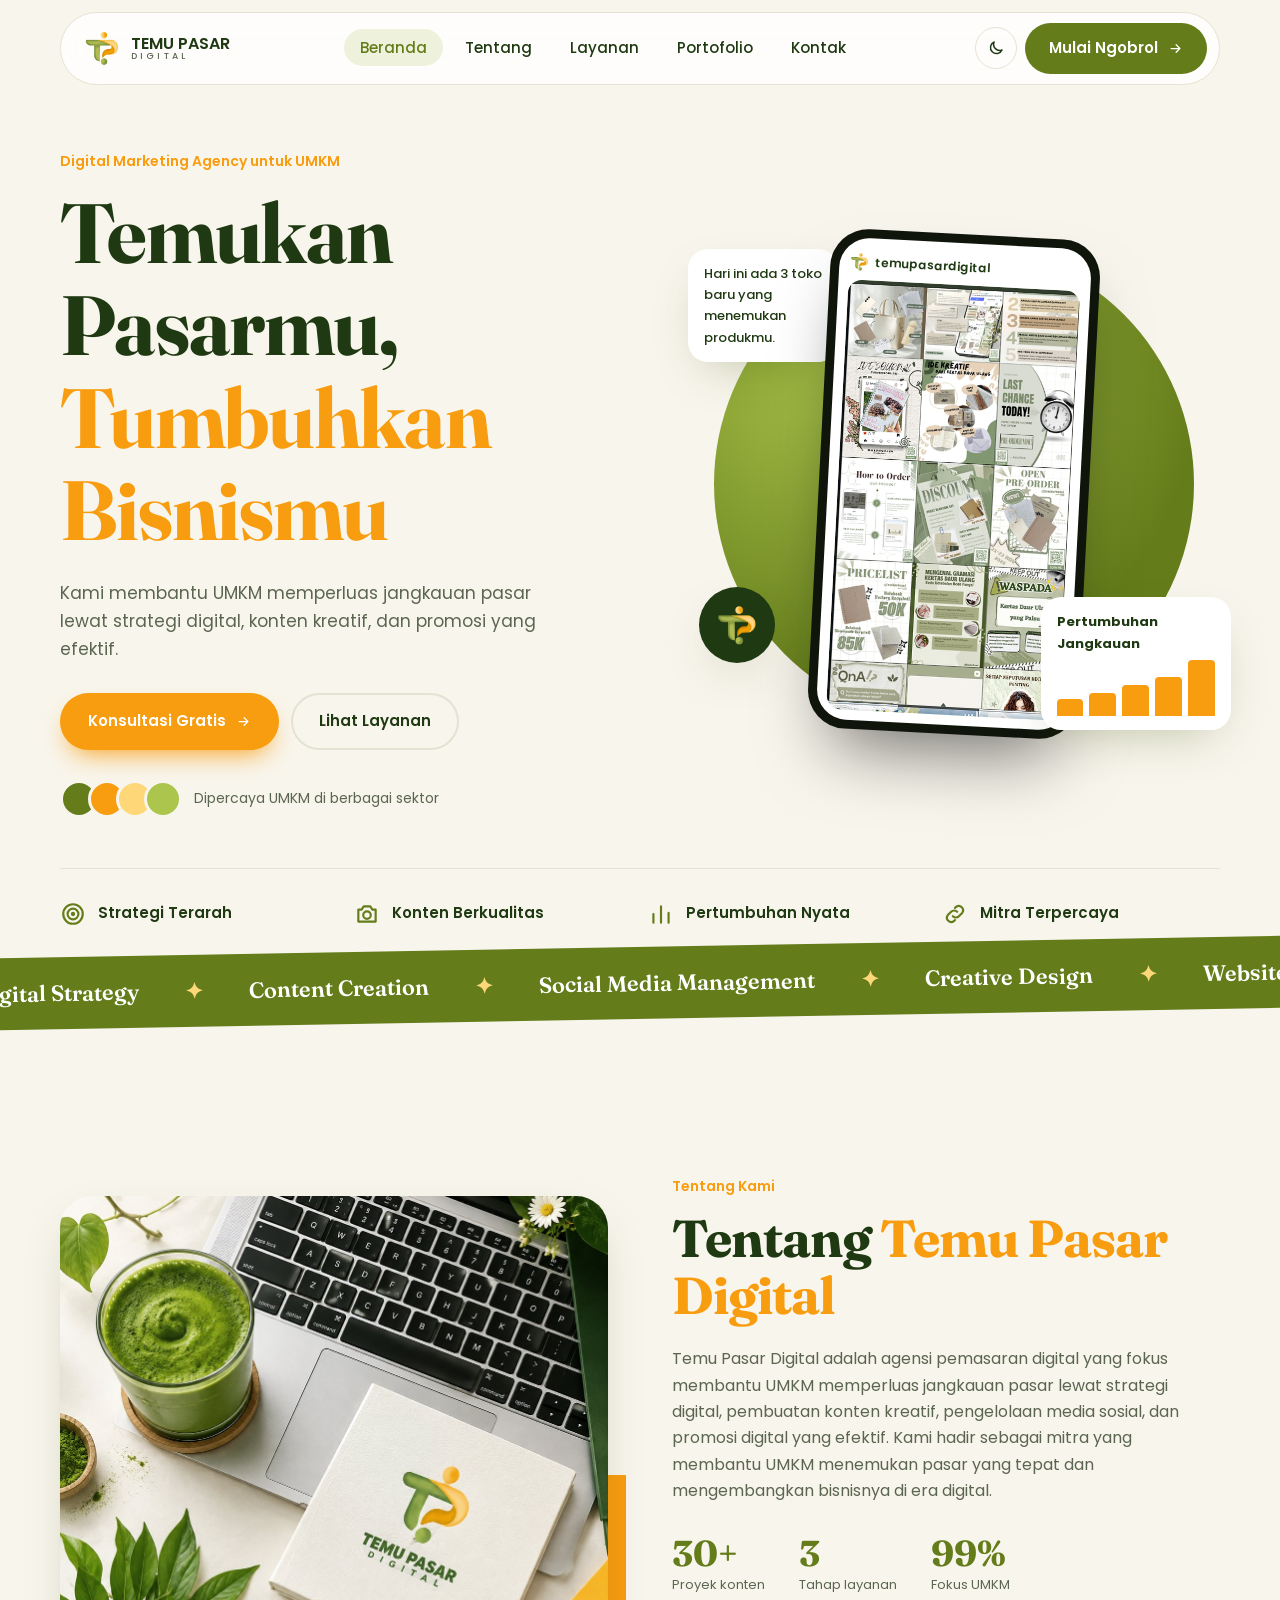
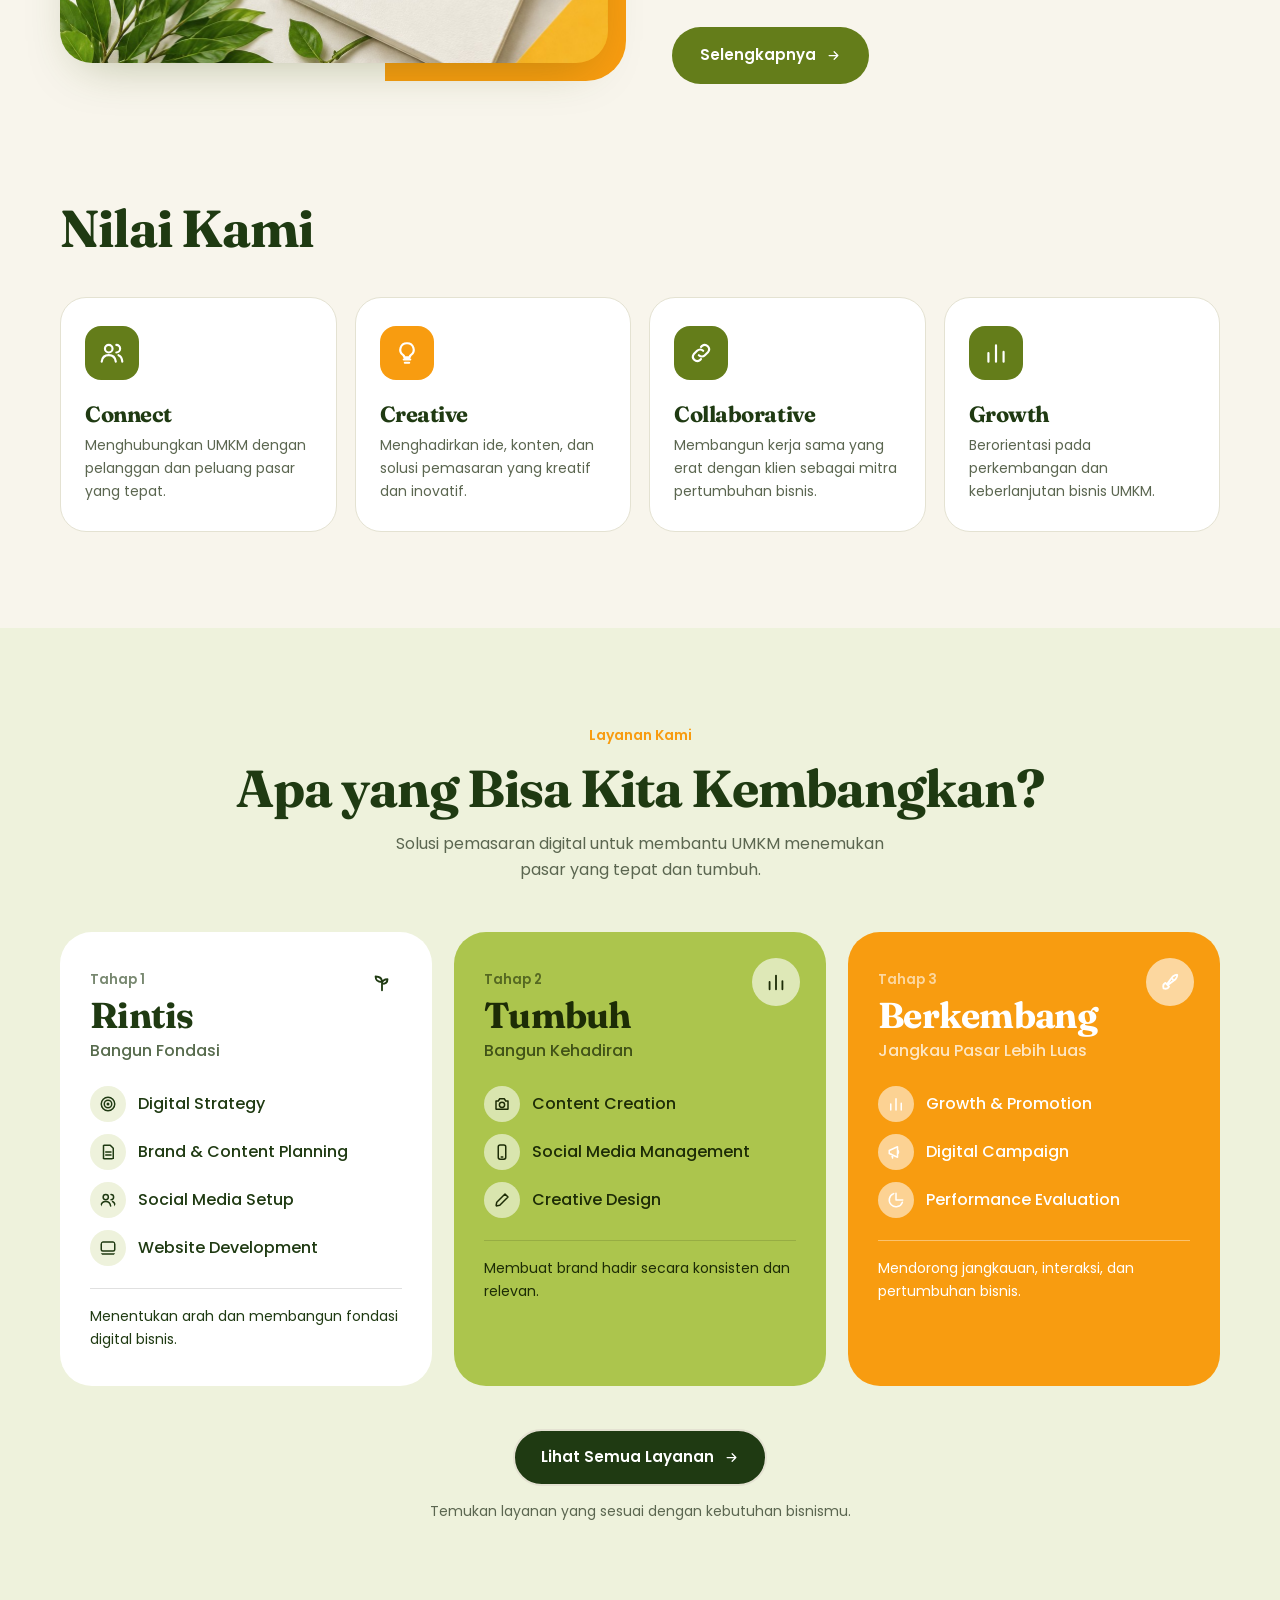
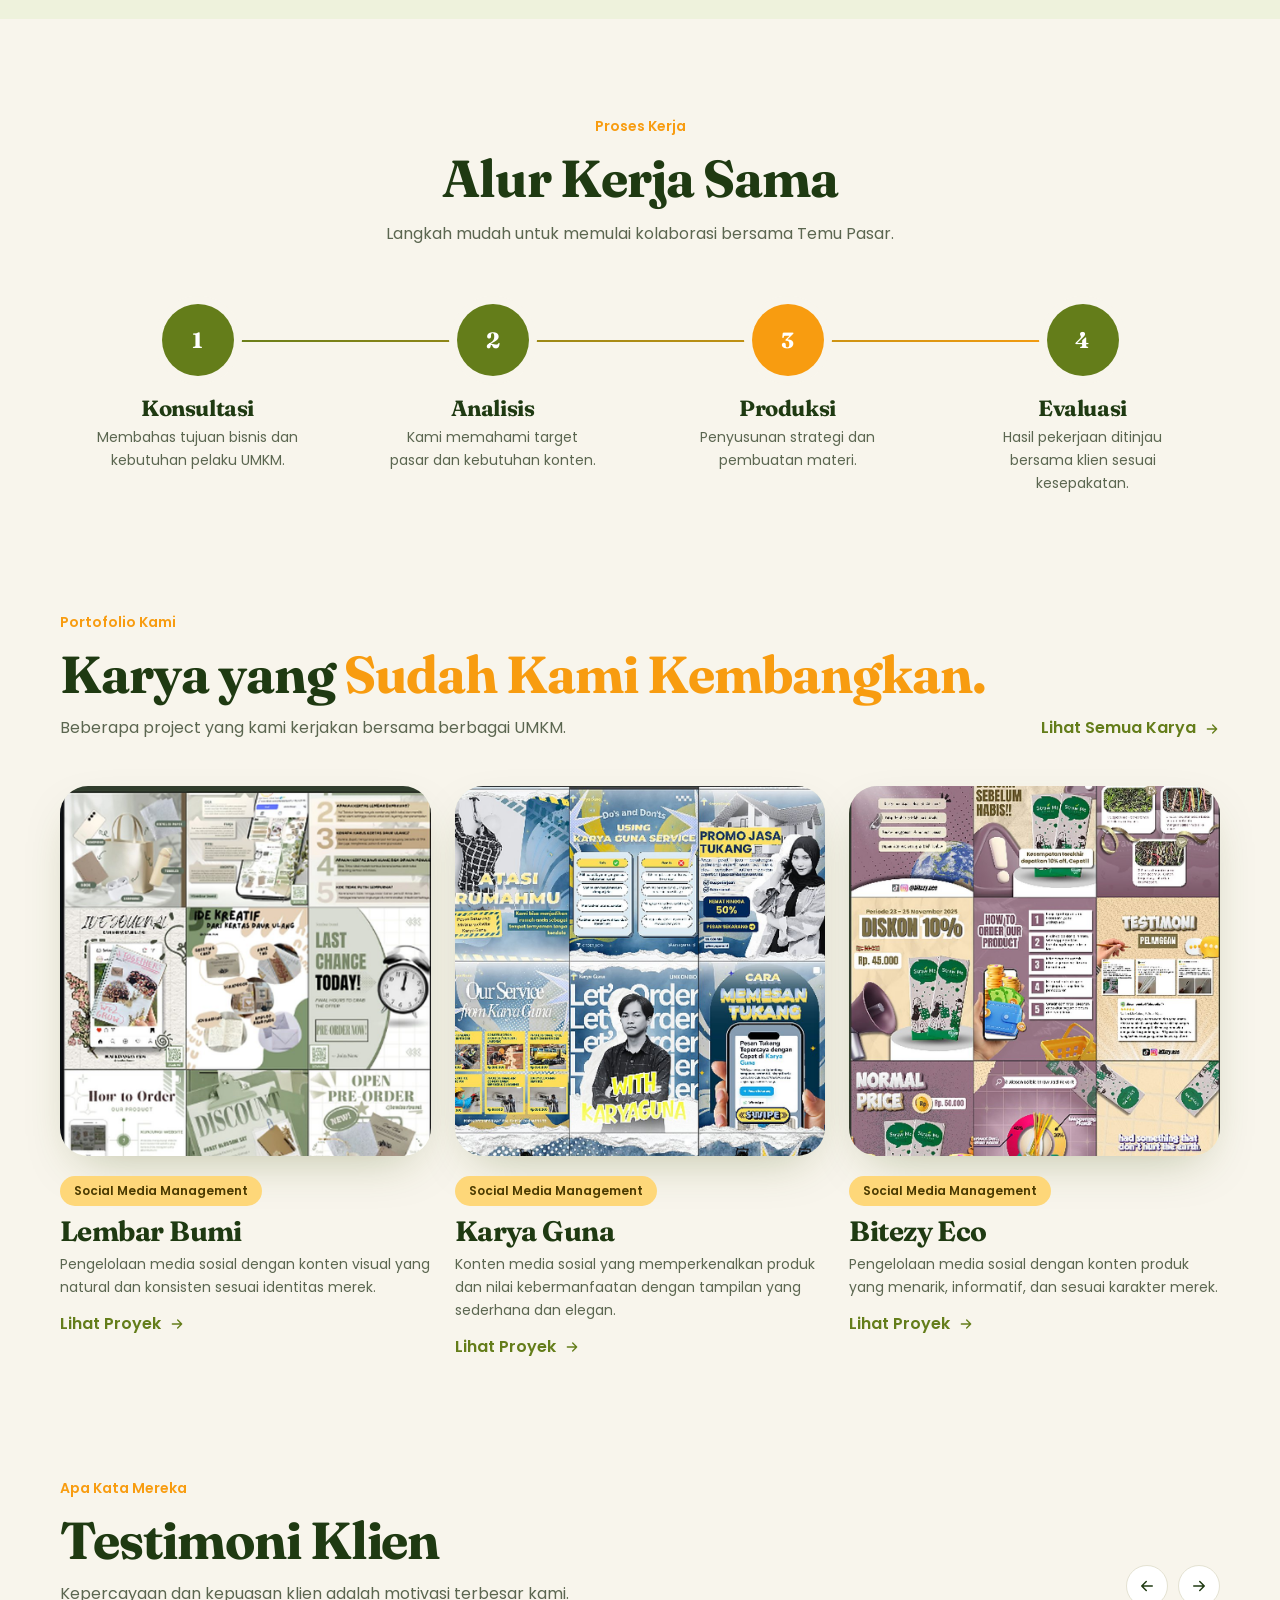
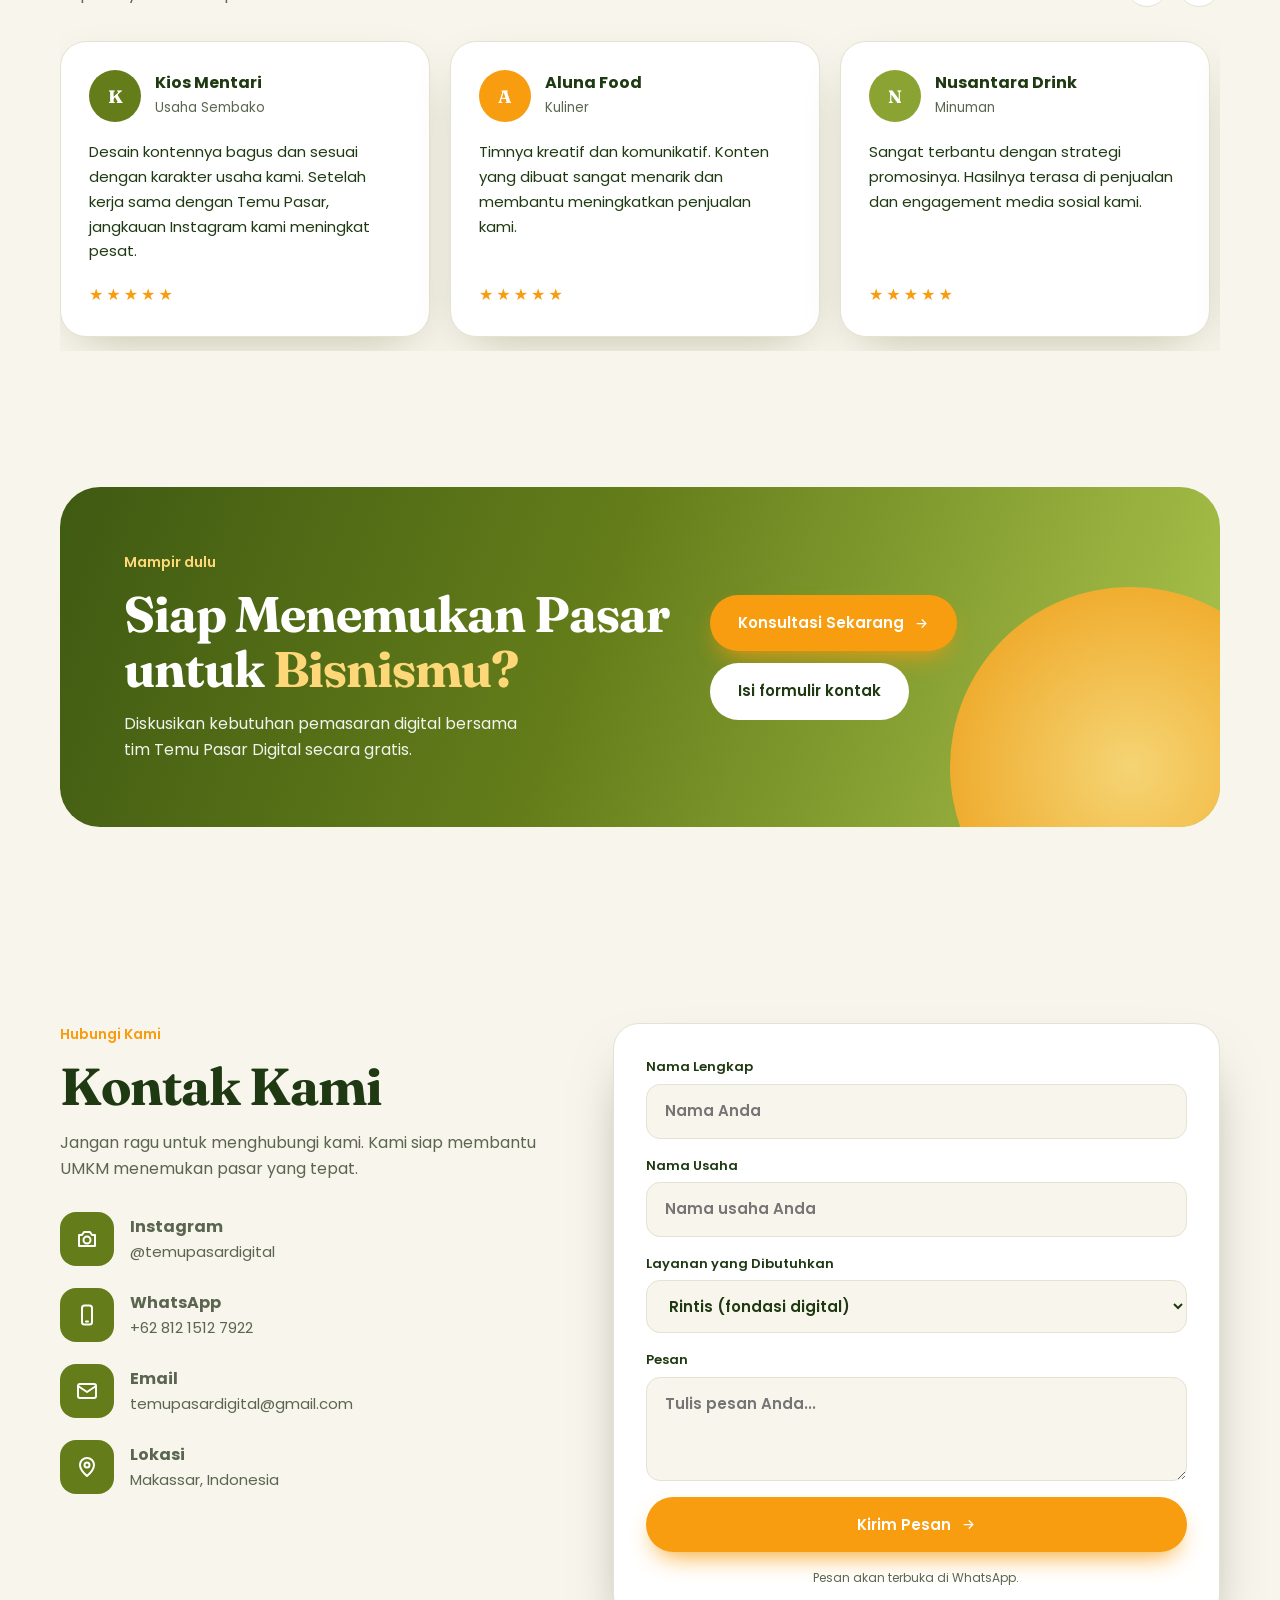
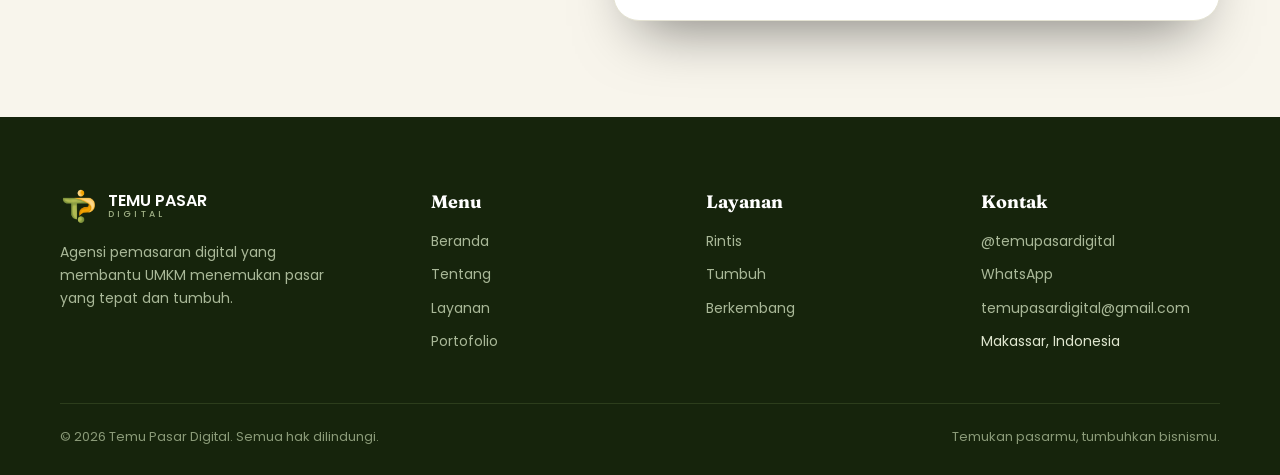
<file: index.html>
<!DOCTYPE html>
<html lang="id">
<head>
<meta charset="utf-8">
<meta name="viewport" content="width=device-width, initial-scale=1, viewport-fit=cover">
<title>Temu Pasar Digital | Digital Marketing Agency untuk UMKM</title>
<link rel="preconnect" href="https://fonts.googleapis.com">
<link rel="preconnect" href="https://fonts.gstatic.com" crossorigin>
<link href="https://fonts.googleapis.com/css2?family=Fraunces:opsz,wght@9..144,600;9..144,700&family=Poppins:wght@400;500;600&display=swap" rel="stylesheet">
<link rel="icon" href="assets/logo.png">
<link rel="stylesheet" href="css/style.css">
</head>
<body>
<svg width="0" height="0" style="position:absolute" aria-hidden="true"><defs>
<symbol id="target" viewBox="0 0 24 24"><circle cx="12" cy="12" r="9"/><circle cx="12" cy="12" r="5"/><circle cx="12" cy="12" r="1"/></symbol>
<symbol id="doc" viewBox="0 0 24 24"><path d="M6 3h9l4 4v14H6z"/><path d="M9 12h7M9 16h7"/></symbol>
<symbol id="users" viewBox="0 0 24 24"><circle cx="9" cy="8" r="3.5"/><path d="M2.5 20c.5-4 3-6 6.500-6s6 2 6.500 6"/><path d="M16 4.500a3.500 3.500 0 0 1 0 7M18 14c2 .7 3.200 2.700 3.500 6"/></symbol>
<symbol id="mon" viewBox="0 0 24 24"><rect x="3" y="4" width="18" height="12" rx="2"/><path d="M2 20h20"/></symbol>
<symbol id="cam" viewBox="0 0 24 24"><path d="M4 8h3l2-3h6l2 3h3v11H4z"/><circle cx="12" cy="13" r="3.500"/></symbol>
<symbol id="pho" viewBox="0 0 24 24"><rect x="7" y="2.500" width="10" height="19" rx="2.500"/><path d="M11 18.500h2"/></symbol>
<symbol id="pen" viewBox="0 0 24 24"><path d="M4 20l1-5L16 4l4 4L9 19z"/></symbol>
<symbol id="bar" viewBox="0 0 24 24"><path d="M5 20V12M12 20V5M19 20v-9"/></symbol>
<symbol id="meg" viewBox="0 0 24 24"><path d="M3 10v4l11 5V5zM14 9a4 4 0 0 1 0 6M6 15l1.500 5"/></symbol>
<symbol id="pie" viewBox="0 0 24 24"><path d="M12 3v9h9"/><path d="M20.500 15A9 9 0 1 1 9 3.500"/></symbol>
<symbol id="spr" viewBox="0 0 24 24"><path d="M12 21v-9M12 12c0-4-3-6-7-6 0 4 3 6 7 6zM12 14c0-3 2.500-5 6-5 0 3.500-2.500 5-6 5z"/></symbol>
<symbol id="rkt" viewBox="0 0 24 24"><path d="M5 19c-1-3 0-5 2-6l4 4c-1 2-3 3-6 2zM9 14l6-8c2-1.500 4-2 5-2 0 1-.5 3-2 5l-8 6M15 9h.01"/></symbol>
<symbol id="bul" viewBox="0 0 24 24"><path d="M9 18h6M10 21h4M12 3a6 6 0 0 0-3.500 11c.7.6 1 1.300 1 2h5c0-.7.300-1.400 1-2A6 6 0 0 0 12 3z"/></symbol>
<symbol id="lnk" viewBox="0 0 24 24"><path d="M10 14a4 4 0 0 0 5.600 0l3-3a4 4 0 0 0-5.600-5.600L12 6.500M14 10a4 4 0 0 0-5.600 0l-3 3a4 4 0 0 0 5.600 5.600l1-1"/></symbol>
<symbol id="arr" viewBox="0 0 24 24"><path d="M5 12h14M13 6l6 6-6 6"/></symbol>
<symbol id="mail" viewBox="0 0 24 24"><rect x="3" y="5" width="18" height="14" rx="2"/><path d="M3 7l9 6 9-6"/></symbol><symbol id="pin" viewBox="0 0 24 24"><path d="M12 21s-7-6-7-11a7 7 0 0 1 14 0c0 5-7 11-7 11z"/><circle cx="12" cy="10" r="2.500"/></symbol><symbol id="mo" viewBox="0 0 24 24"><path d="M20 14.500A8 8 0 0 1 9.500 4 8 8 0 1 0 20 14.500z"/></symbol>
<symbol id="mn" viewBox="0 0 24 24"><path d="M4 7h16M4 12h16M4 17h16"/></symbol>
</defs></svg>

<nav id="nav"><div class="nb">
<a href="#beranda" class="lg"><img src="assets/logo.png" alt="Logo Temu Pasar Digital"><span>TEMU PASAR<small>DIGITAL</small></span></a>
<ul class="nl" id="nl">
<li><a href="#beranda" class="on">Beranda</a></li><li><a href="#tentang">Tentang</a></li><li><a href="#layanan">Layanan</a></li><li><a href="#portofolio">Portofolio</a></li><li><a href="#kontak">Kontak</a></li></ul>
<div class="nr"><button class="ic" id="th" aria-label="Ganti tema"><svg class="i"><use href="#mo"/></svg></button>
<a href="#kontak" class="btn bg">Mulai Ngobrol <svg class="i"><use href="#arr"/></svg></a>
<button class="ic mb" id="mb" aria-label="Menu"><svg class="i"><use href="#mn"/></svg></button></div>
</div></nav>

<header class="hero" id="beranda"><div class="w">
<div class="hg">
<div>
<span class="k rv">Digital Marketing Agency untuk UMKM</span>
<h1 class="rv" style="--d:.08s">Temukan Pasarmu, <em>Tumbuhkan Bisnismu</em></h1>
<p class="sub rv" style="--d:.16s">Kami membantu UMKM memperluas jangkauan pasar lewat strategi digital, konten kreatif, dan promosi yang efektif.</p>
<div class="hb rv" style="--d:.24s"><a href="#kontak" class="btn b1">Konsultasi Gratis <svg class="i"><use href="#arr"/></svg></a><a href="#layanan" class="btn b2">Lihat Layanan</a></div>
<div class="pr rv" style="--d:.32s"><div class="av"><i></i><i></i><i></i><i></i></div>Dipercaya UMKM di berbagai sektor</div>
</div>
<div class="vis rv" style="--d:.2s" id="vis">
<div class="disc"></div>
<div class="fl f1">Hari ini ada 3 toko baru yang menemukan produkmu.</div>
<div class="ph" id="phone"><div class="sc"><div class="t"><img src="assets/logo.png" alt="">temupasardigital</div>
<div class="vw"><div class="sk2"><img src="assets/feed-lembar-bumi.jpg" alt="Feed Lembar Bumi"><img src="assets/feed-karya-guna.jpg" alt="Feed Karya Guna"><img src="assets/feed-bitezy-eco.jpg" alt="Feed Bitezy Eco"></div></div></div></div>
<div class="fl f3"><img src="assets/logo.png" alt=""></div>
<div class="fl f2"><b>Pertumbuhan Jangkauan</b><div class="bars"><i style="--h:30%"></i><i style="--h:42%"></i><i style="--h:56%"></i><i style="--h:70%"></i><i style="--h:100%"></i></div></div>
</div></div>
<div class="ft">
<div><svg class="i"><use href="#target"/></svg>Strategi Terarah</div><div><svg class="i"><use href="#cam"/></svg>Konten Berkualitas</div><div><svg class="i"><use href="#bar"/></svg>Pertumbuhan Nyata</div><div><svg class="i"><use href="#lnk"/></svg>Mitra Terpercaya</div></div>
</div>
<div class="mq" aria-hidden="true"><div class="mt"><span>Digital Strategy</span><span>Content Creation</span><span>Social Media Management</span><span>Creative Design</span><span>Website Development</span><span>Digital Campaign</span><span>Digital Strategy</span><span>Content Creation</span><span>Social Media Management</span><span>Creative Design</span><span>Website Development</span><span>Digital Campaign</span></div></div>
</header>

<section id="tentang"><div class="w ag">
<div class="im rv"><img src="assets/foto-tentang.jpg" alt="Meja kerja dengan laptop, matcha, dan notebook bermerek Temu Pasar"></div>
<div class="rv" style="--d:.1s">
<span class="k">Tentang Kami</span>
<h2>Tentang <em>Temu Pasar Digital</em></h2>
<p class="sub">Temu Pasar Digital adalah agensi pemasaran digital yang fokus membantu UMKM memperluas jangkauan pasar lewat strategi digital, pembuatan konten kreatif, pengelolaan media sosial, dan promosi digital yang efektif. Kami hadir sebagai mitra yang membantu UMKM menemukan pasar yang tepat dan mengembangkan bisnisnya di era digital.</p>
<div class="st"><div><b data-n="30" data-s="+">0</b><span>Proyek konten</span></div><div><b data-n="3" data-s="">0</b><span>Tahap layanan</span></div><div><b data-n="100" data-s="%">0</b><span>Fokus UMKM</span></div></div>
<p style="margin-top:30px"><a href="#layanan" class="btn bg">Selengkapnya <svg class="i"><use href="#arr"/></svg></a></p>
</div></div></section>

<section style="padding-top:20px"><div class="w">
<h2 class="rv">Nilai Kami</h2>
<div class="vl">
<div class="cd rv"><div class="bx"><svg class="i"><use href="#users"/></svg></div><h3>Connect</h3><p>Menghubungkan UMKM dengan pelanggan dan peluang pasar yang tepat.</p></div>
<div class="cd rv" style="--d:.08s"><div class="bx"><svg class="i"><use href="#bul"/></svg></div><h3>Creative</h3><p>Menghadirkan ide, konten, dan solusi pemasaran yang kreatif dan inovatif.</p></div>
<div class="cd rv" style="--d:.16s"><div class="bx"><svg class="i"><use href="#lnk"/></svg></div><h3>Collaborative</h3><p>Membangun kerja sama yang erat dengan klien sebagai mitra pertumbuhan bisnis.</p></div>
<div class="cd rv" style="--d:.24s"><div class="bx"><svg class="i"><use href="#bar"/></svg></div><h3>Growth</h3><p>Berorientasi pada perkembangan dan keberlanjutan bisnis UMKM.</p></div>
</div></div></section>

<section class="sv" id="layanan"><div class="w">
<div class="sh rv"><span class="k">Layanan Kami</span><h2>Apa yang Bisa Kita Kembangkan?</h2><p class="sub">Solusi pemasaran digital untuk membantu UMKM menemukan pasar yang tepat dan tumbuh.</p></div>
<div class="sg">
<div class="sk s1 rv"><svg class="i big"><use href="#spr"/></svg><small>Tahap 1</small><h3>Rintis</h3><div class="tg">Bangun Fondasi</div>
<ul><li><svg class="i"><use href="#target"/></svg>Digital Strategy</li><li><svg class="i"><use href="#doc"/></svg>Brand &amp; Content Planning</li><li><svg class="i"><use href="#users"/></svg>Social Media Setup</li><li><svg class="i"><use href="#mon"/></svg>Website Development</li></ul>
<p>Menentukan arah dan membangun fondasi digital bisnis.</p></div>
<div class="sk s2 rv" style="--d:.1s"><svg class="i big"><use href="#bar"/></svg><small>Tahap 2</small><h3>Tumbuh</h3><div class="tg">Bangun Kehadiran</div>
<ul><li><svg class="i"><use href="#cam"/></svg>Content Creation</li><li><svg class="i"><use href="#pho"/></svg>Social Media Management</li><li><svg class="i"><use href="#pen"/></svg>Creative Design</li></ul>
<p>Membuat brand hadir secara konsisten dan relevan.</p></div>
<div class="sk s3 rv" style="--d:.2s"><svg class="i big"><use href="#rkt"/></svg><small>Tahap 3</small><h3>Berkembang</h3><div class="tg">Jangkau Pasar Lebih Luas</div>
<ul><li><svg class="i"><use href="#bar"/></svg>Growth &amp; Promotion</li><li><svg class="i"><use href="#meg"/></svg>Digital Campaign</li><li><svg class="i"><use href="#pie"/></svg>Performance Evaluation</li></ul>
<p>Mendorong jangkauan, interaksi, dan pertumbuhan bisnis.</p></div>
</div><p class="rv" style="text-align:center;margin-top:44px"><a href="layanan.html" class="btn bdk">Lihat Semua Layanan <svg class="i"><use href="#arr"/></svg></a></p><p class="sub rv" style="text-align:center;margin:14px auto 0;font-size:14px">Temukan layanan yang sesuai dengan kebutuhan bisnismu.</p></div></section>

<section><div class="w">
<div class="sh rv"><span class="k">Proses Kerja</span><h2>Alur Kerja Sama</h2><p class="sub">Langkah mudah untuk memulai kolaborasi bersama Temu Pasar.</p></div>
<div class="sp" id="sp">
<div class="rv"><div class="n">1</div><h3>Konsultasi</h3><p>Membahas tujuan bisnis dan kebutuhan pelaku UMKM.</p></div>
<div class="rv" style="--d:.12s"><div class="n">2</div><h3>Analisis</h3><p>Kami memahami target pasar dan kebutuhan konten.</p></div>
<div class="rv" style="--d:.24s"><div class="n">3</div><h3>Produksi</h3><p>Penyusunan strategi dan pembuatan materi.</p></div>
<div class="rv" style="--d:.36s"><div class="n">4</div><h3>Evaluasi</h3><p>Hasil pekerjaan ditinjau bersama klien sesuai kesepakatan.</p></div>
</div></div></section>

<section id="portofolio" style="padding-top:20px"><div class="w">
<div class="ph2 rv"><div><span class="k">Portofolio Kami</span><h2>Karya yang <em>Sudah Kami Kembangkan.</em></h2><p class="sub" style="margin-top:12px">Beberapa project yang kami kerjakan bersama berbagai UMKM.</p></div>
<a class="lk" href="https://www.instagram.com/temupasardigital" target="_blank" rel="noopener">Lihat Semua Karya <svg class="i"><use href="#arr"/></svg></a></div>
<div class="pg">
<article class="pc rv" data-p="lb"><div class="pi"><a href="proyek.html?p=lembar-bumi"><img src="assets/feed-lembar-bumi.jpg" alt="Konten media sosial Lembar Bumi" loading="lazy"></a></div><span class="tag">Social Media Management</span><h3>Lembar Bumi</h3><p>Pengelolaan media sosial dengan konten visual yang natural dan konsisten sesuai identitas merek.</p><a class="lk" href="proyek.html?p=lembar-bumi">Lihat Proyek <svg class="i"><use href="#arr"/></svg></a></article>
<article class="pc rv" data-p="kg" style="--d:.1s"><div class="pi"><a href="proyek.html?p=karya-guna"><img src="assets/feed-karya-guna.jpg" alt="Konten media sosial Karya Guna" loading="lazy"></a></div><span class="tag">Social Media Management</span><h3>Karya Guna</h3><p>Konten media sosial yang memperkenalkan produk dan nilai kebermanfaatan dengan tampilan yang sederhana dan elegan.</p><a class="lk" href="proyek.html?p=karya-guna">Lihat Proyek <svg class="i"><use href="#arr"/></svg></a></article>
<article class="pc rv" data-p="be" style="--d:.2s"><div class="pi"><a href="proyek.html?p=bitezy-eco"><img src="assets/feed-bitezy-eco.jpg" alt="Konten media sosial Bitezy Eco" loading="lazy"></a></div><span class="tag">Social Media Management</span><h3>Bitezy Eco</h3><p>Pengelolaan media sosial dengan konten produk yang menarik, informatif, dan sesuai karakter merek.</p><a class="lk" href="proyek.html?p=bitezy-eco">Lihat Proyek <svg class="i"><use href="#arr"/></svg></a></article>
</div></div></section>

<section id="testimoni" style="padding-top:20px"><div class="w"><div class="ph2 rv"><div><span class="k">Apa Kata Mereka</span><h2>Testimoni Klien</h2><p class="sub" style="margin-top:12px">Kepercayaan dan kepuasan klien adalah motivasi terbesar kami.</p></div><div class="ar"><button class="ic" id="tp" aria-label="Sebelumnya"><svg class="i" style="transform:scaleX(-1)"><use href="#arr"/></svg></button><button class="ic" id="tn" aria-label="Berikutnya"><svg class="i"><use href="#arr"/></svg></button></div></div><div class="tr" id="tr"></div></div></section>

<section class="ct" id="mampir"><div class="w"><div class="cb rv">
<div><span class="k">Mampir dulu</span><h2>Siap Menemukan Pasar untuk <em>Bisnismu?</em></h2><p>Diskusikan kebutuhan pemasaran digital bersama tim Temu Pasar Digital secara gratis.</p></div>
<div class="cbb"><a class="btn b1" href="https://wa.me/6281215127922?text=Halo%20Temu%20Pasar%20Digital%2C%20saya%20ingin%20konsultasi." target="_blank" rel="noopener">Konsultasi Sekarang <svg class="i"><use href="#arr"/></svg></a><a class="btn" href="#kontak" style="background:#fff;color:#1F3A12">Isi formulir kontak</a></div>
</div></div></section>

<section id="kontak"><div class="w kg"><div class="rv"><span class="k">Hubungi Kami</span><h2>Kontak Kami</h2><p class="sub" style="margin:14px 0 30px">Jangan ragu untuk menghubungi kami. Kami siap membantu UMKM menemukan pasar yang tepat.</p>
<ul class="ci"><li><a href="https://www.instagram.com/temupasardigital" target="_blank" rel="noopener"><i><svg class="i"><use href="#cam"/></svg></i><span><b>Instagram</b>@temupasardigital</span></a></li>
<li><a href="https://wa.me/6281215127922" target="_blank" rel="noopener"><i><svg class="i"><use href="#pho"/></svg></i><span><b>WhatsApp</b>+62 812 1512 7922</span></a></li>
<li><a href="mailto:temupasardigital@gmail.com"><i><svg class="i"><use href="#mail"/></svg></i><span><b>Email</b>temupasardigital@gmail.com</span></a></li>
<li><div><i><svg class="i"><use href="#pin"/></svg></i><span><b>Lokasi</b>Makassar, Indonesia</span></div></li></ul></div>
<form class="fm rv" id="fm" style="--d:.1s"><label>Nama Lengkap<input name="n" placeholder="Nama Anda" required></label><label>Nama Usaha<input name="u" placeholder="Nama usaha Anda" required></label>
<label>Layanan yang Dibutuhkan<select name="s"><option>Rintis (fondasi digital)</option><option>Tumbuh (konten dan media sosial)</option><option>Berkembang (promosi dan iklan)</option><option>Belum tahu, ingin konsultasi</option></select></label>
<label>Pesan<textarea name="p" rows="3" placeholder="Tulis pesan Anda..."></textarea></label>
<button class="btn b1" type="submit">Kirim Pesan <svg class="i"><use href="#arr"/></svg></button><small>Pesan akan terbuka di WhatsApp.</small></form></div></section>
<footer><div class="w">
<div class="fg">
<div><a href="#beranda" class="lg"><img src="assets/logo.png" alt=""><span>TEMU PASAR<small>DIGITAL</small></span></a><p>Agensi pemasaran digital yang membantu UMKM menemukan pasar yang tepat dan tumbuh.</p></div>
<div><h4>Menu</h4><ul><li><a href="#beranda">Beranda</a></li><li><a href="#tentang">Tentang</a></li><li><a href="#layanan">Layanan</a></li><li><a href="#portofolio">Portofolio</a></li></ul></div>
<div><h4>Layanan</h4><ul><li><a href="layanan.html">Rintis</a></li><li><a href="layanan.html">Tumbuh</a></li><li><a href="layanan.html">Berkembang</a></li></ul></div>
<div><h4>Kontak</h4><ul><li><a href="https://www.instagram.com/temupasardigital" target="_blank" rel="noopener">@temupasardigital</a></li><li><a href="https://wa.me/6281215127922" target="_blank" rel="noopener">WhatsApp</a></li><li><a href="mailto:temupasardigital@gmail.com">temupasardigital@gmail.com</a></li><li>Makassar, Indonesia</li></ul></div>
</div>
<div class="fb"><span>© 2026 Temu Pasar Digital. Semua hak dilindungi.</span><span>Temukan pasarmu, tumbuhkan bisnismu.</span></div>
</div></footer>

<script src="js/main.js"></script>
<script src="js/home.js"></script>
</body>
</html>
</file>
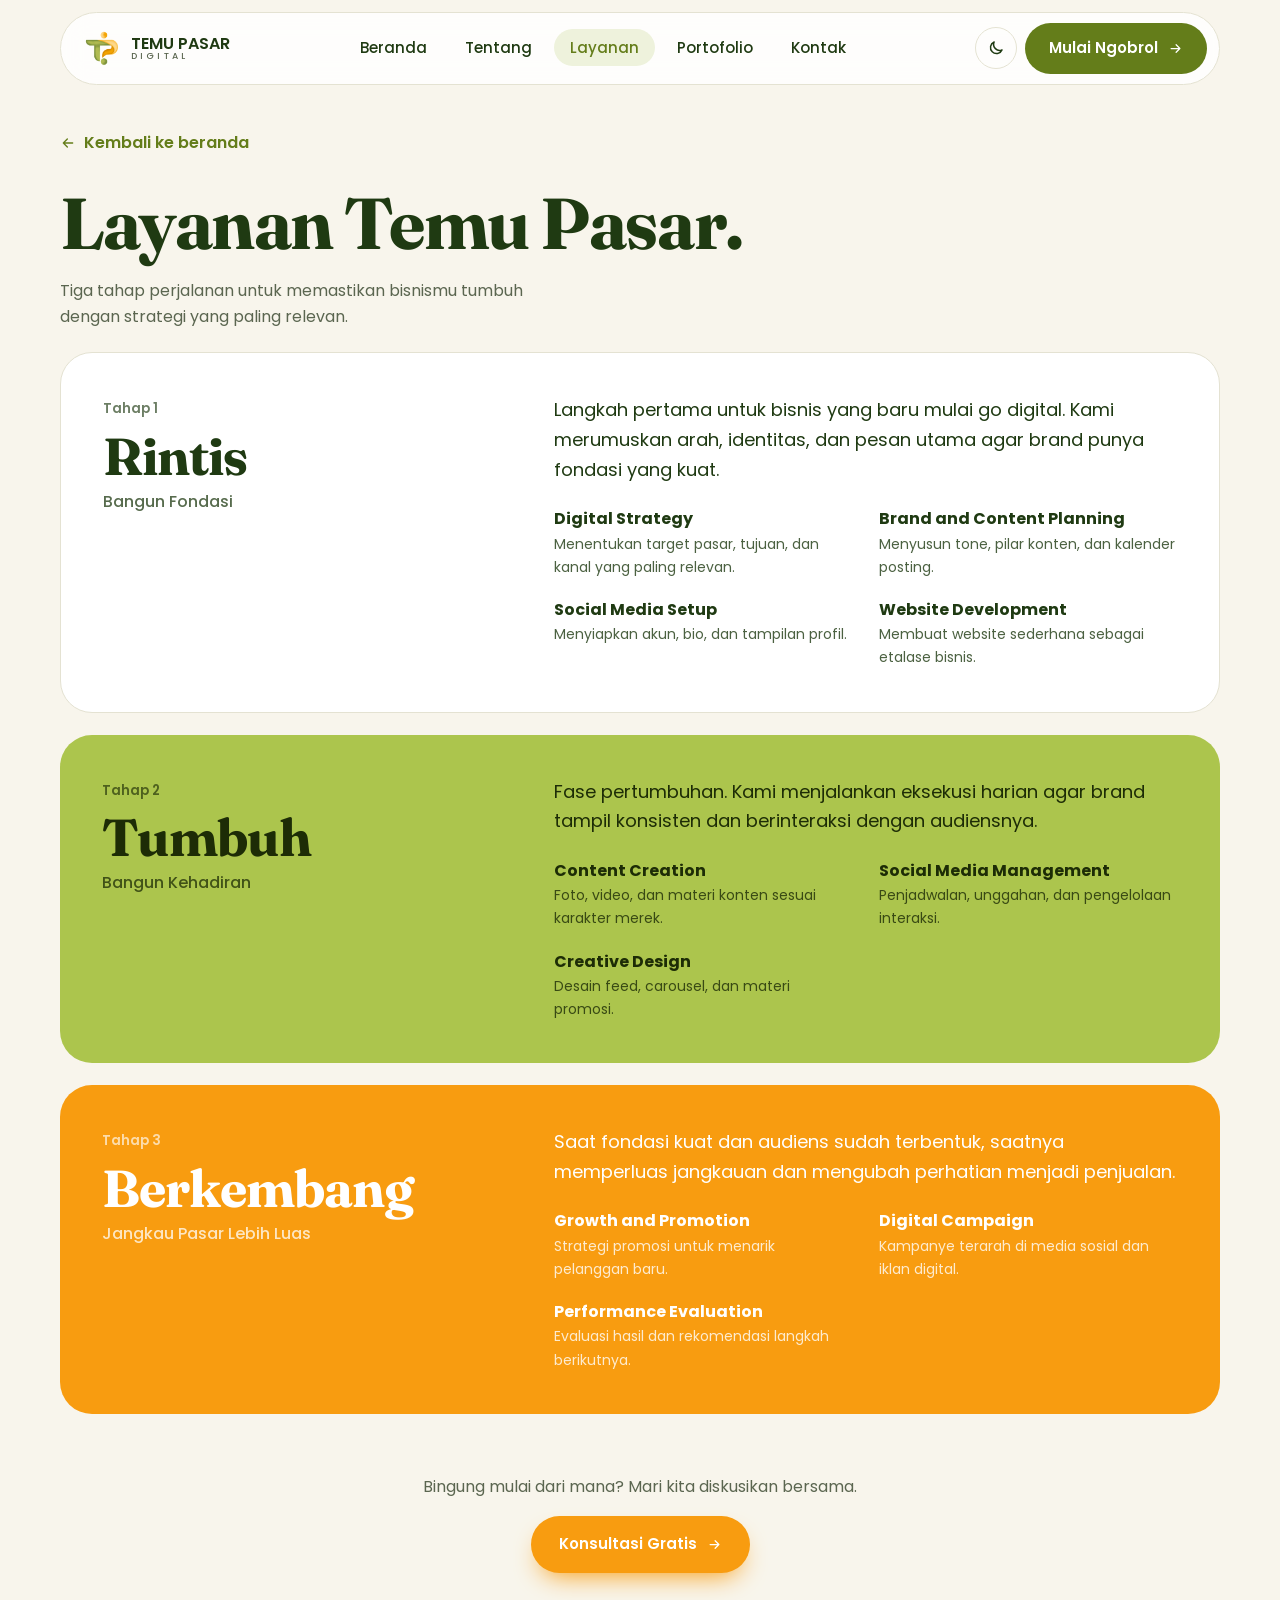
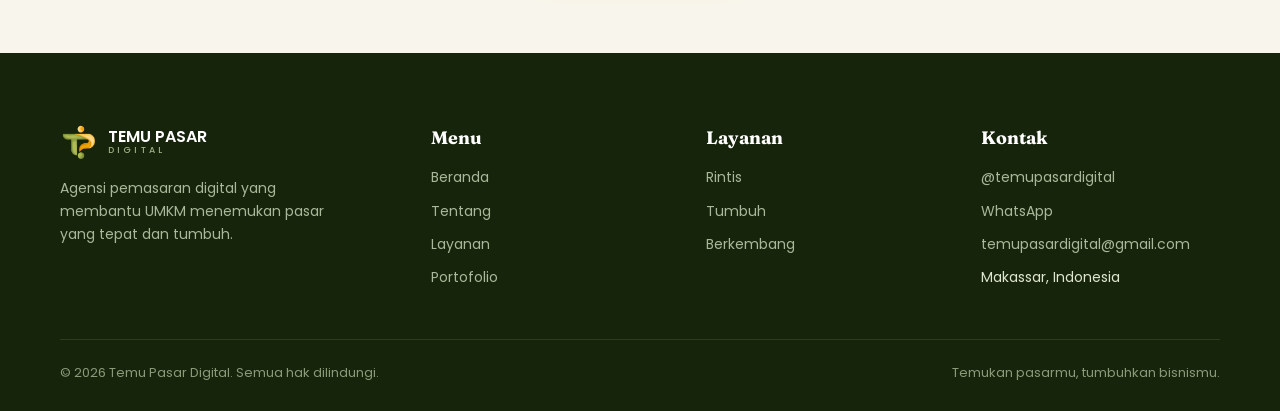
<file: layanan.html>
<!DOCTYPE html>
<html lang="id">
<head>
<meta charset="utf-8">
<meta name="viewport" content="width=device-width, initial-scale=1, viewport-fit=cover">
<title>Layanan | Temu Pasar Digital</title>
<link rel="preconnect" href="https://fonts.googleapis.com">
<link rel="preconnect" href="https://fonts.gstatic.com" crossorigin>
<link href="https://fonts.googleapis.com/css2?family=Fraunces:opsz,wght@9..144,600;9..144,700&family=Poppins:wght@400;500;600&display=swap" rel="stylesheet">
<link rel="icon" href="assets/logo.png">
<link rel="stylesheet" href="css/style.css">
</head>
<body>
<svg width="0" height="0" style="position:absolute" aria-hidden="true"><defs>
<symbol id="target" viewBox="0 0 24 24"><circle cx="12" cy="12" r="9"/><circle cx="12" cy="12" r="5"/><circle cx="12" cy="12" r="1"/></symbol>
<symbol id="doc" viewBox="0 0 24 24"><path d="M6 3h9l4 4v14H6z"/><path d="M9 12h7M9 16h7"/></symbol>
<symbol id="users" viewBox="0 0 24 24"><circle cx="9" cy="8" r="3.5"/><path d="M2.5 20c.5-4 3-6 6.500-6s6 2 6.500 6"/><path d="M16 4.500a3.500 3.500 0 0 1 0 7M18 14c2 .7 3.200 2.700 3.500 6"/></symbol>
<symbol id="mon" viewBox="0 0 24 24"><rect x="3" y="4" width="18" height="12" rx="2"/><path d="M2 20h20"/></symbol>
<symbol id="cam" viewBox="0 0 24 24"><path d="M4 8h3l2-3h6l2 3h3v11H4z"/><circle cx="12" cy="13" r="3.500"/></symbol>
<symbol id="pho" viewBox="0 0 24 24"><rect x="7" y="2.500" width="10" height="19" rx="2.500"/><path d="M11 18.500h2"/></symbol>
<symbol id="pen" viewBox="0 0 24 24"><path d="M4 20l1-5L16 4l4 4L9 19z"/></symbol>
<symbol id="bar" viewBox="0 0 24 24"><path d="M5 20V12M12 20V5M19 20v-9"/></symbol>
<symbol id="meg" viewBox="0 0 24 24"><path d="M3 10v4l11 5V5zM14 9a4 4 0 0 1 0 6M6 15l1.500 5"/></symbol>
<symbol id="pie" viewBox="0 0 24 24"><path d="M12 3v9h9"/><path d="M20.500 15A9 9 0 1 1 9 3.500"/></symbol>
<symbol id="spr" viewBox="0 0 24 24"><path d="M12 21v-9M12 12c0-4-3-6-7-6 0 4 3 6 7 6zM12 14c0-3 2.500-5 6-5 0 3.500-2.500 5-6 5z"/></symbol>
<symbol id="rkt" viewBox="0 0 24 24"><path d="M5 19c-1-3 0-5 2-6l4 4c-1 2-3 3-6 2zM9 14l6-8c2-1.500 4-2 5-2 0 1-.5 3-2 5l-8 6M15 9h.01"/></symbol>
<symbol id="bul" viewBox="0 0 24 24"><path d="M9 18h6M10 21h4M12 3a6 6 0 0 0-3.500 11c.7.6 1 1.300 1 2h5c0-.7.300-1.400 1-2A6 6 0 0 0 12 3z"/></symbol>
<symbol id="lnk" viewBox="0 0 24 24"><path d="M10 14a4 4 0 0 0 5.600 0l3-3a4 4 0 0 0-5.600-5.600L12 6.500M14 10a4 4 0 0 0-5.600 0l-3 3a4 4 0 0 0 5.600 5.600l1-1"/></symbol>
<symbol id="arr" viewBox="0 0 24 24"><path d="M5 12h14M13 6l6 6-6 6"/></symbol>
<symbol id="mail" viewBox="0 0 24 24"><rect x="3" y="5" width="18" height="14" rx="2"/><path d="M3 7l9 6 9-6"/></symbol><symbol id="pin" viewBox="0 0 24 24"><path d="M12 21s-7-6-7-11a7 7 0 0 1 14 0c0 5-7 11-7 11z"/><circle cx="12" cy="10" r="2.500"/></symbol><symbol id="mo" viewBox="0 0 24 24"><path d="M20 14.500A8 8 0 0 1 9.500 4 8 8 0 1 0 20 14.500z"/></symbol>
<symbol id="mn" viewBox="0 0 24 24"><path d="M4 7h16M4 12h16M4 17h16"/></symbol>
</defs></svg>
<nav id="nav"><div class="nb">
<a href="index.html" class="lg"><img src="assets/logo.png" alt="Logo Temu Pasar Digital"><span>TEMU PASAR<small>DIGITAL</small></span></a>
<ul class="nl" id="nl">
<li><a href="index.html">Beranda</a></li><li><a href="index.html#tentang">Tentang</a></li><li><a href="layanan.html" class="on">Layanan</a></li><li><a href="index.html#portofolio">Portofolio</a></li><li><a href="index.html#kontak">Kontak</a></li></ul>
<div class="nr"><button class="ic" id="th" aria-label="Ganti tema"><svg class="i"><use href="#mo"/></svg></button>
<a href="index.html#kontak" class="btn bg">Mulai Ngobrol <svg class="i"><use href="#arr"/></svg></a>
<button class="ic mb" id="mb" aria-label="Menu"><svg class="i"><use href="#mn"/></svg></button></div>
</div></nav>
<main><section class="sb"><div class="w"><a href="index.html" class="lk bk"><svg class="i" style="transform:scaleX(-1)"><use href="#arr"/></svg> Kembali ke beranda</a>
<h1>Layanan Temu Pasar.</h1><p class="sub">Tiga tahap perjalanan untuk memastikan bisnismu tumbuh dengan strategi yang paling relevan.</p>
<article class="pz s1"><div><small>Tahap 1</small><h3>Rintis</h3><div class="tg">Bangun Fondasi</div></div><div><p class="ds">Langkah pertama untuk bisnis yang baru mulai go digital. Kami merumuskan arah, identitas, dan pesan utama agar brand punya fondasi yang kuat.</p><ul class="it"><li><b>Digital Strategy</b><span>Menentukan target pasar, tujuan, dan kanal yang paling relevan.</span></li><li><b>Brand and Content Planning</b><span>Menyusun tone, pilar konten, dan kalender posting.</span></li><li><b>Social Media Setup</b><span>Menyiapkan akun, bio, dan tampilan profil.</span></li><li><b>Website Development</b><span>Membuat website sederhana sebagai etalase bisnis.</span></li></ul></div></article>
<article class="pz s2"><div><small>Tahap 2</small><h3>Tumbuh</h3><div class="tg">Bangun Kehadiran</div></div><div><p class="ds">Fase pertumbuhan. Kami menjalankan eksekusi harian agar brand tampil konsisten dan berinteraksi dengan audiensnya.</p><ul class="it"><li><b>Content Creation</b><span>Foto, video, dan materi konten sesuai karakter merek.</span></li><li><b>Social Media Management</b><span>Penjadwalan, unggahan, dan pengelolaan interaksi.</span></li><li><b>Creative Design</b><span>Desain feed, carousel, dan materi promosi.</span></li></ul></div></article>
<article class="pz s3"><div><small>Tahap 3</small><h3>Berkembang</h3><div class="tg">Jangkau Pasar Lebih Luas</div></div><div><p class="ds">Saat fondasi kuat dan audiens sudah terbentuk, saatnya memperluas jangkauan dan mengubah perhatian menjadi penjualan.</p><ul class="it"><li><b>Growth and Promotion</b><span>Strategi promosi untuk menarik pelanggan baru.</span></li><li><b>Digital Campaign</b><span>Kampanye terarah di media sosial dan iklan digital.</span></li><li><b>Performance Evaluation</b><span>Evaluasi hasil dan rekomendasi langkah berikutnya.</span></li></ul></div></article>
<div class="mid"><p>Bingung mulai dari mana? Mari kita diskusikan bersama.</p><a href="index.html#kontak" class="btn b1">Konsultasi Gratis <svg class="i"><use href="#arr"/></svg></a></div></div></section></main>
<footer><div class="w">
<div class="fg">
<div><a href="index.html" class="lg"><img src="assets/logo.png" alt=""><span>TEMU PASAR<small>DIGITAL</small></span></a><p>Agensi pemasaran digital yang membantu UMKM menemukan pasar yang tepat dan tumbuh.</p></div>
<div><h4>Menu</h4><ul><li><a href="index.html">Beranda</a></li><li><a href="index.html#tentang">Tentang</a></li><li><a href="index.html#layanan">Layanan</a></li><li><a href="index.html#portofolio">Portofolio</a></li></ul></div>
<div><h4>Layanan</h4><ul><li><a href="layanan.html">Rintis</a></li><li><a href="layanan.html">Tumbuh</a></li><li><a href="layanan.html">Berkembang</a></li></ul></div>
<div><h4>Kontak</h4><ul><li><a href="https://www.instagram.com/temupasardigital" target="_blank" rel="noopener">@temupasardigital</a></li><li><a href="https://wa.me/6281215127922" target="_blank" rel="noopener">WhatsApp</a></li><li><a href="mailto:temupasardigital@gmail.com">temupasardigital@gmail.com</a></li><li>Makassar, Indonesia</li></ul></div>
</div>
<div class="fb"><span>© 2026 Temu Pasar Digital. Semua hak dilindungi.</span><span>Temukan pasarmu, tumbuhkan bisnismu.</span></div>
</div></footer>
<script src="js/main.js"></script>
</body>
</html>
</file>
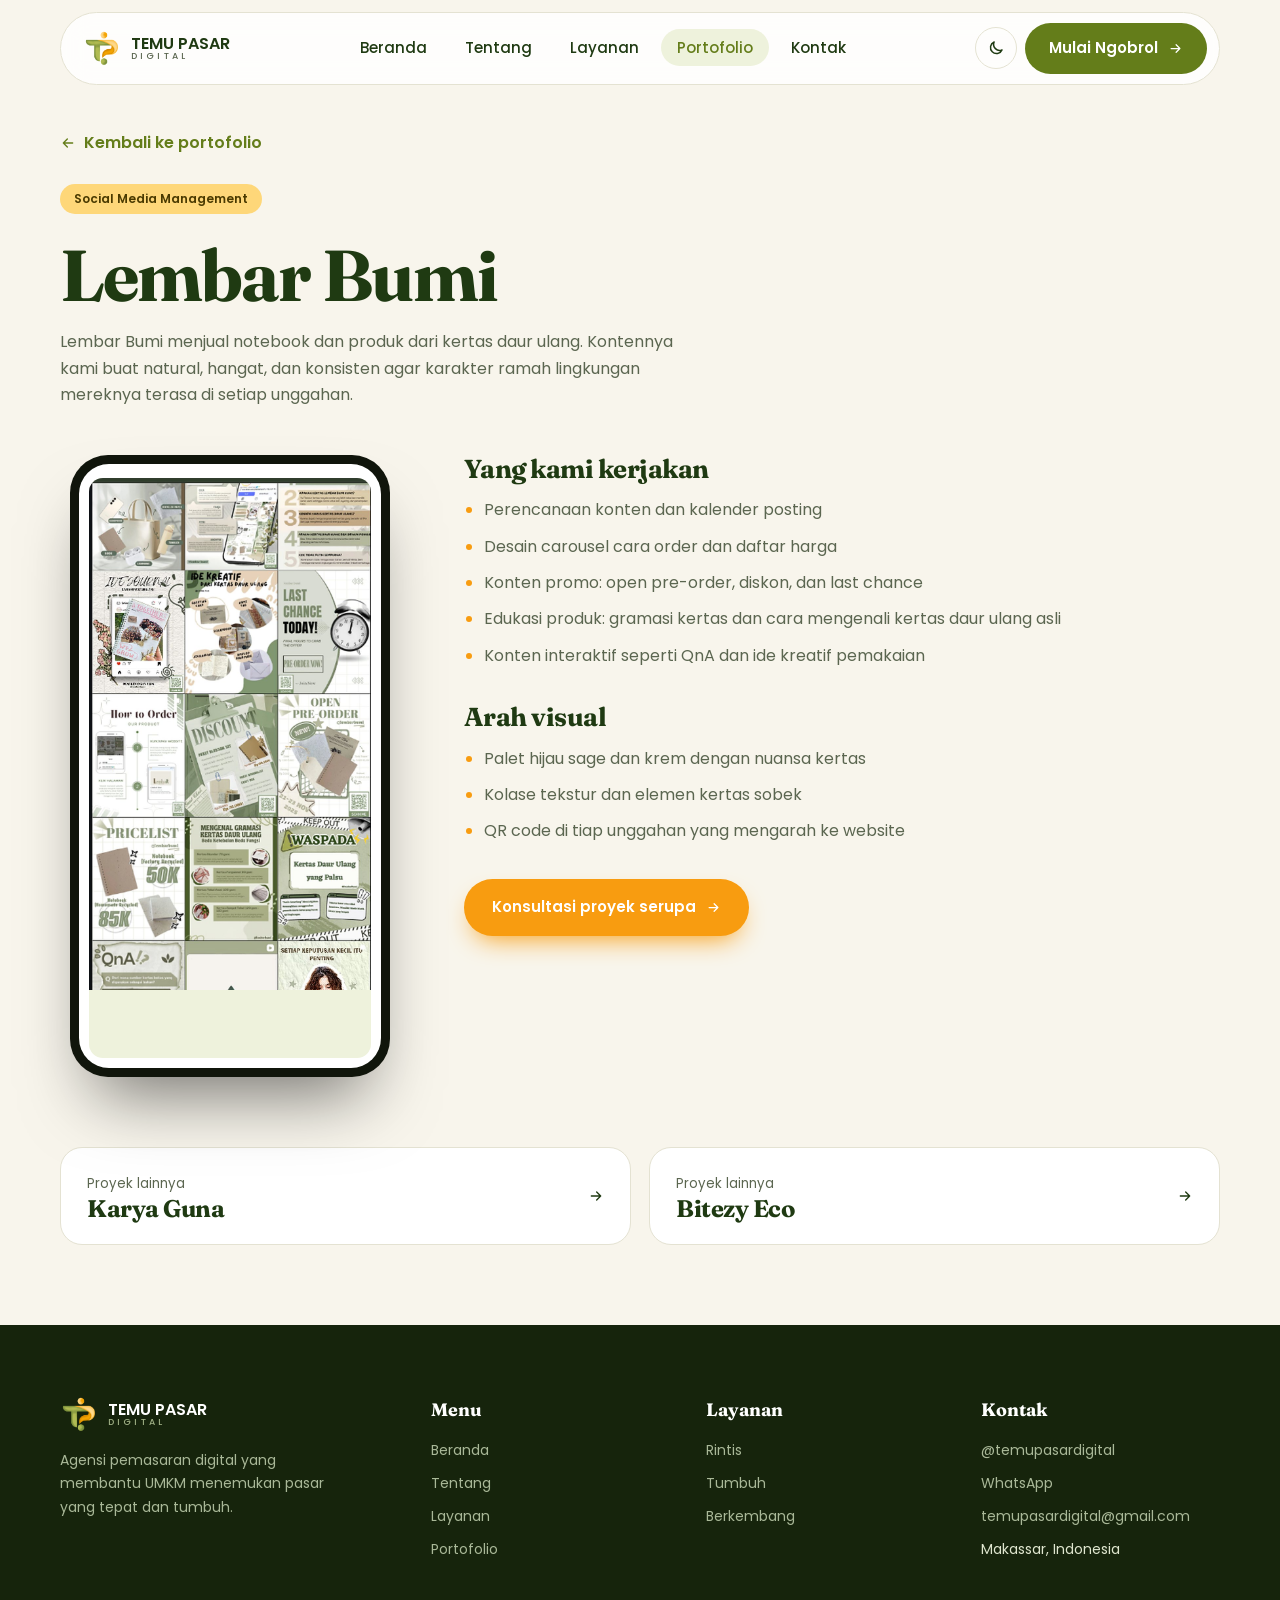
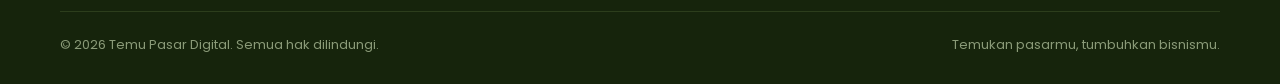
<file: proyek.html>
<!DOCTYPE html>
<html lang="id">
<head>
<meta charset="utf-8">
<meta name="viewport" content="width=device-width, initial-scale=1, viewport-fit=cover">
<title>Detail Proyek | Temu Pasar Digital</title>
<link rel="preconnect" href="https://fonts.googleapis.com">
<link rel="preconnect" href="https://fonts.gstatic.com" crossorigin>
<link href="https://fonts.googleapis.com/css2?family=Fraunces:opsz,wght@9..144,600;9..144,700&family=Poppins:wght@400;500;600&display=swap" rel="stylesheet">
<link rel="icon" href="assets/logo.png">
<link rel="stylesheet" href="css/style.css">
</head>
<body>
<svg width="0" height="0" style="position:absolute" aria-hidden="true"><defs>
<symbol id="target" viewBox="0 0 24 24"><circle cx="12" cy="12" r="9"/><circle cx="12" cy="12" r="5"/><circle cx="12" cy="12" r="1"/></symbol>
<symbol id="doc" viewBox="0 0 24 24"><path d="M6 3h9l4 4v14H6z"/><path d="M9 12h7M9 16h7"/></symbol>
<symbol id="users" viewBox="0 0 24 24"><circle cx="9" cy="8" r="3.5"/><path d="M2.5 20c.5-4 3-6 6.500-6s6 2 6.500 6"/><path d="M16 4.500a3.500 3.500 0 0 1 0 7M18 14c2 .7 3.200 2.700 3.500 6"/></symbol>
<symbol id="mon" viewBox="0 0 24 24"><rect x="3" y="4" width="18" height="12" rx="2"/><path d="M2 20h20"/></symbol>
<symbol id="cam" viewBox="0 0 24 24"><path d="M4 8h3l2-3h6l2 3h3v11H4z"/><circle cx="12" cy="13" r="3.500"/></symbol>
<symbol id="pho" viewBox="0 0 24 24"><rect x="7" y="2.500" width="10" height="19" rx="2.500"/><path d="M11 18.500h2"/></symbol>
<symbol id="pen" viewBox="0 0 24 24"><path d="M4 20l1-5L16 4l4 4L9 19z"/></symbol>
<symbol id="bar" viewBox="0 0 24 24"><path d="M5 20V12M12 20V5M19 20v-9"/></symbol>
<symbol id="meg" viewBox="0 0 24 24"><path d="M3 10v4l11 5V5zM14 9a4 4 0 0 1 0 6M6 15l1.500 5"/></symbol>
<symbol id="pie" viewBox="0 0 24 24"><path d="M12 3v9h9"/><path d="M20.500 15A9 9 0 1 1 9 3.500"/></symbol>
<symbol id="spr" viewBox="0 0 24 24"><path d="M12 21v-9M12 12c0-4-3-6-7-6 0 4 3 6 7 6zM12 14c0-3 2.500-5 6-5 0 3.500-2.500 5-6 5z"/></symbol>
<symbol id="rkt" viewBox="0 0 24 24"><path d="M5 19c-1-3 0-5 2-6l4 4c-1 2-3 3-6 2zM9 14l6-8c2-1.500 4-2 5-2 0 1-.5 3-2 5l-8 6M15 9h.01"/></symbol>
<symbol id="bul" viewBox="0 0 24 24"><path d="M9 18h6M10 21h4M12 3a6 6 0 0 0-3.500 11c.7.6 1 1.300 1 2h5c0-.7.300-1.400 1-2A6 6 0 0 0 12 3z"/></symbol>
<symbol id="lnk" viewBox="0 0 24 24"><path d="M10 14a4 4 0 0 0 5.600 0l3-3a4 4 0 0 0-5.600-5.600L12 6.500M14 10a4 4 0 0 0-5.600 0l-3 3a4 4 0 0 0 5.600 5.600l1-1"/></symbol>
<symbol id="arr" viewBox="0 0 24 24"><path d="M5 12h14M13 6l6 6-6 6"/></symbol>
<symbol id="mail" viewBox="0 0 24 24"><rect x="3" y="5" width="18" height="14" rx="2"/><path d="M3 7l9 6 9-6"/></symbol><symbol id="pin" viewBox="0 0 24 24"><path d="M12 21s-7-6-7-11a7 7 0 0 1 14 0c0 5-7 11-7 11z"/><circle cx="12" cy="10" r="2.500"/></symbol><symbol id="mo" viewBox="0 0 24 24"><path d="M20 14.500A8 8 0 0 1 9.500 4 8 8 0 1 0 20 14.500z"/></symbol>
<symbol id="mn" viewBox="0 0 24 24"><path d="M4 7h16M4 12h16M4 17h16"/></symbol>
</defs></svg>
<nav id="nav"><div class="nb">
<a href="index.html" class="lg"><img src="assets/logo.png" alt="Logo Temu Pasar Digital"><span>TEMU PASAR<small>DIGITAL</small></span></a>
<ul class="nl" id="nl">
<li><a href="index.html">Beranda</a></li><li><a href="index.html#tentang">Tentang</a></li><li><a href="index.html#layanan">Layanan</a></li><li><a href="index.html#portofolio" class="on">Portofolio</a></li><li><a href="index.html#kontak">Kontak</a></li></ul>
<div class="nr"><button class="ic" id="th" aria-label="Ganti tema"><svg class="i"><use href="#mo"/></svg></button>
<a href="index.html#kontak" class="btn bg">Mulai Ngobrol <svg class="i"><use href="#arr"/></svg></a>
<button class="ic mb" id="mb" aria-label="Menu"><svg class="i"><use href="#mn"/></svg></button></div>
</div></nav>
<main id="pj"></main>
<footer><div class="w">
<div class="fg">
<div><a href="index.html" class="lg"><img src="assets/logo.png" alt=""><span>TEMU PASAR<small>DIGITAL</small></span></a><p>Agensi pemasaran digital yang membantu UMKM menemukan pasar yang tepat dan tumbuh.</p></div>
<div><h4>Menu</h4><ul><li><a href="index.html">Beranda</a></li><li><a href="index.html#tentang">Tentang</a></li><li><a href="index.html#layanan">Layanan</a></li><li><a href="index.html#portofolio">Portofolio</a></li></ul></div>
<div><h4>Layanan</h4><ul><li><a href="layanan.html">Rintis</a></li><li><a href="layanan.html">Tumbuh</a></li><li><a href="layanan.html">Berkembang</a></li></ul></div>
<div><h4>Kontak</h4><ul><li><a href="https://www.instagram.com/temupasardigital" target="_blank" rel="noopener">@temupasardigital</a></li><li><a href="https://wa.me/6281215127922" target="_blank" rel="noopener">WhatsApp</a></li><li><a href="mailto:temupasardigital@gmail.com">temupasardigital@gmail.com</a></li><li>Makassar, Indonesia</li></ul></div>
</div>
<div class="fb"><span>© 2026 Temu Pasar Digital. Semua hak dilindungi.</span><span>Temukan pasarmu, tumbuhkan bisnismu.</span></div>
</div></footer>
<script src="js/main.js"></script>
<script src="js/proyek.js"></script>
</body>
</html>
</file>
<file: css/style.css>
/* Temu Pasar Digital - stylesheet bersama untuk semua halaman */
:root{--bg:#F8F5EC;--surf:#fff;--soft:#EEF2DC;--ink:#1F3A12;--mut:#5b6650;--line:#e4e2d2;--g:#647D1A;--ga:#ACC54D;--y:#FED779;--o:#F89C10;--sh:0 18px 50px -20px rgba(60,80,10,.35);
box-sizing:border-box;padding-top:env(safe-area-inset-top,0px);padding-bottom:env(safe-area-inset-bottom,0px);color-scheme:light}
@media(prefers-color-scheme:dark){:root:not([data-theme="light"]){--bg:#121a0c;--surf:#1b2613;--soft:#222f16;--ink:#f3f0e2;--mut:#aab59a;--line:#2f3d20;--sh:0 18px 50px -20px #000;color-scheme:dark}}
:root[data-theme="dark"]{--bg:#121a0c;--surf:#1b2613;--soft:#222f16;--ink:#f3f0e2;--mut:#aab59a;--line:#2f3d20;--sh:0 18px 50px -20px #000;color-scheme:dark}
*,*::before,*::after{box-sizing:inherit}
html{scroll-behavior:smooth;scroll-padding-top:90px}
body{margin:0;background:var(--bg);color:var(--ink);font:400 16px/1.65 Poppins,system-ui,sans-serif;overflow-x:hidden}
h1,h2,h3{font-family:Fraunces,Georgia,serif;line-height:1.1;margin:0;letter-spacing:-.02em}
p{margin:0}a{color:inherit;text-decoration:none}
.w{width:min(1160px,92%);margin:auto}
section{padding:96px 0;position:relative}
.sub{color:var(--mut);max-width:520px}
.k{color:var(--o);font-weight:600;font-size:14px;margin-bottom:12px;display:block}
h2{font-size:clamp(32px,4.6vw,52px)}
h2 em,h1 em{font-style:normal;color:var(--o)}
svg.i{width:1em;height:1em;fill:none;stroke:currentColor;stroke-width:2;stroke-linecap:round;stroke-linejoin:round;flex:none}
.btn{display:inline-flex;align-items:center;gap:10px;padding:14px 26px;border-radius:99px;font-weight:600;font-size:15px;border:2px solid transparent;cursor:pointer;transition:transform .25s,box-shadow .25s,background .25s;font-family:inherit}
.btn:hover{transform:translateY(-3px)}
.b1{background:var(--o);color:#fff;box-shadow:0 12px 26px -10px var(--o)}
.b2{background:transparent;border-color:var(--line);color:var(--ink)}
.b2:hover{border-color:var(--g)}
.bg{background:var(--g);color:#fff}
:focus-visible{outline:3px solid var(--o);outline-offset:3px}
/* nav */
nav{position:fixed;top:calc(env(safe-area-inset-top,0px) + 12px);left:0;right:0;z-index:50;display:flex;justify-content:center;pointer-events:none}
.nb{pointer-events:auto;width:min(1160px,94%);display:flex;align-items:center;justify-content:space-between;gap:16px;padding:10px 12px 10px 22px;border-radius:99px;background:color-mix(in srgb,var(--surf) 82%,transparent);backdrop-filter:blur(14px);-webkit-backdrop-filter:blur(14px);border:1px solid var(--line);transition:box-shadow .3s}
nav.s .nb{box-shadow:var(--sh)}
.lg{display:flex;align-items:center;gap:10px;font-weight:600;line-height:1.1}
.lg img{width:38px;height:38px}.lg small{display:block;letter-spacing:.35em;font-size:9px;color:var(--mut);font-weight:500}
.nl{display:flex;gap:6px;list-style:none;margin:0;padding:0}
.nl a{padding:8px 16px;border-radius:99px;font-weight:500;font-size:15px;transition:.2s}
.nl a:hover,.nl a.on{color:var(--g);background:var(--soft)}
.nr{display:flex;gap:8px;align-items:center}
.ic{width:42px;height:42px;border-radius:50%;border:1px solid var(--line);background:transparent;color:var(--ink);display:grid;place-items:center;cursor:pointer;font-size:18px}
.mb{display:none}
.nr .btn{padding:11px 22px}
/* hero */
.hero{padding:150px 0 60px;overflow:hidden}
.hg{display:grid;grid-template-columns:1.05fr .95fr;gap:40px;align-items:center}
.hero h1{font-size:clamp(44px,7vw,84px);margin:14px 0 22px}
.hero p.sub{font-size:17px;max-width:480px}
.hb{display:flex;gap:12px;flex-wrap:wrap;margin:30px 0}
.pr{display:flex;align-items:center;gap:12px;font-size:14px;color:var(--mut)}
.av{display:flex}.av i{width:38px;height:38px;border-radius:50%;border:3px solid var(--bg);margin-left:-10px;background:var(--ga)}
.av i:nth-child(1){margin:0;background:var(--g)}.av i:nth-child(2){background:var(--o)}.av i:nth-child(3){background:var(--y)}
.vis{position:relative;display:grid;place-items:center;min-height:560px}
.disc{position:absolute;width:min(480px,92%);aspect-ratio:1;border-radius:50%;background:radial-gradient(circle at 30% 25%,var(--ga),var(--g) 70%);animation:br 9s ease-in-out infinite}
@keyframes br{50%{transform:scale(1.04) rotate(4deg)}}
.ph{position:relative;width:min(270px,64%);background:#10150b;border-radius:38px;padding:9px;box-shadow:0 40px 70px -25px rgba(0,0,0,.55);transform:rotate(3deg);transition:transform .3s}
.sc{background:var(--surf);border-radius:30px;overflow:hidden;padding:14px 10px 10px;color:var(--ink)}
.sc .t{font-weight:600;font-size:12px;display:flex;align-items:center;gap:6px;margin-bottom:8px}
.sc .t img{width:20px}
.sc img.f{width:100%;border-radius:12px;display:block;margin-bottom:6px}
.fl{position:absolute;background:var(--surf);border-radius:20px;padding:14px 16px;box-shadow:var(--sh);font-size:13px;animation:fy 6s ease-in-out infinite}
@keyframes fy{50%{transform:translateY(-12px)}}
.f1{top:8%;left:0;max-width:150px;font-weight:500}
.f2{bottom:6%;right:-2%;width:190px;animation-delay:-3s}
.f2 b{display:block;font-size:13px;margin-bottom:6px}
.bars{display:flex;align-items:flex-end;gap:6px;height:56px}
.bars i{flex:1;background:var(--o);border-radius:4px 4px 0 0;height:0;transition:height 1.2s cubic-bezier(.2,.8,.2,1)}
.on .bars i{height:var(--h)}
.f3{bottom:18%;left:2%;width:76px;height:76px;border-radius:50%;background:var(--ink);display:grid;place-items:center;padding:0;animation-delay:-1.5s}
.f3 img{width:44px}
.ft{display:grid;grid-template-columns:repeat(4,1fr);gap:16px;margin-top:50px;padding-top:32px;border-top:1px solid var(--line)}
.ft div{display:flex;align-items:center;gap:12px;font-weight:600;font-size:15px}
.ft svg{font-size:26px;color:var(--g)}
.mq{overflow:hidden;background:var(--g);color:#fff;padding:18px 0;transform:rotate(-1deg);margin:20px -2% 0}
.mt{display:flex;gap:46px;width:max-content;animation:mq 30s linear infinite;font-family:Fraunces,serif;font-size:22px;font-weight:600}
.mt span::after{content:"✦";margin-left:46px;color:var(--y)}
@keyframes mq{to{transform:translateX(-50%)}}
/* about */
.ag{display:grid;grid-template-columns:1fr 1fr;gap:64px;align-items:center}
.ag p.sub{max-width:none;margin:22px 0 30px}
.im{position:relative}
.im img{width:100%;border-radius:32px;display:block;box-shadow:var(--sh);aspect-ratio:1/1.05;object-fit:cover}
.im::after{content:"";position:absolute;right:-18px;bottom:-18px;width:44%;height:44%;background:var(--o);border-radius:0 0 40px 0;z-index:-1}
.st{display:flex;gap:34px;margin-top:6px}
.st b{font-family:Fraunces,serif;font-size:36px;color:var(--g);display:block;line-height:1}
.st span{font-size:13px;color:var(--mut)}
/* values */
.vl{display:grid;grid-template-columns:repeat(4,1fr);gap:18px;margin-top:40px}
.cd{background:var(--surf);border-radius:26px;padding:28px 24px;border:1px solid var(--line);transition:transform .3s,box-shadow .3s}
.cd:hover{transform:translateY(-8px);box-shadow:var(--sh)}
.cd .bx{width:54px;height:54px;border-radius:16px;background:var(--g);color:#fff;display:grid;place-items:center;font-size:26px;margin-bottom:22px;transition:transform .4s}
.cd:hover .bx{transform:rotate(-8deg) scale(1.08)}
.cd:nth-child(2) .bx{background:var(--o)}
.cd h3{font-size:22px;margin-bottom:8px}.cd p{font-size:14px;color:var(--mut)}
/* services */
.sv{background:var(--soft)}
.sh{text-align:center}.sh .sub{margin:14px auto 0}
.sg{display:grid;grid-template-columns:repeat(3,1fr);gap:22px;margin-top:48px;perspective:900px}
.sk{border-radius:32px;padding:34px 30px;position:relative;transition:transform .15s,box-shadow .3s;transform-style:preserve-3d;will-change:transform}
.sk:hover{box-shadow:var(--sh)}
.s1{background:var(--surf)}.s2{background:var(--ga);color:#1d2c06}.s3{background:var(--o);color:#fff}
.sk small{font-weight:600;opacity:.6}
.sk h3{font-size:36px;margin:4px 0 2px}
.sk .tg{opacity:.75;font-weight:500;margin-bottom:22px}
.sk ul{list-style:none;padding:0;margin:0 0 22px;display:grid;gap:12px;font-weight:500}
.sk li{display:flex;align-items:center;gap:12px}
.sk li svg{width:36px;height:36px;padding:9px;border-radius:50%;background:rgba(255,255,255,.55);flex:none}
.s1 li svg{background:var(--soft)}
.sk p{border-top:1px solid rgba(0,0,0,.12);padding-top:16px;font-size:14px}
.s3 p{border-color:rgba(255,255,255,.4)}
.sk>svg.big{position:absolute;top:26px;right:26px;width:48px;height:48px;padding:13px;border-radius:50%;background:rgba(255,255,255,.6)}
/* steps */
.sp{display:grid;grid-template-columns:repeat(4,1fr);gap:20px;margin-top:56px;position:relative}
.sp::before{content:"";position:absolute;top:36px;left:12%;right:12%;height:2px;background:linear-gradient(90deg,var(--g),var(--o));transform-origin:left;transform:scaleX(0);transition:transform 1.6s ease .2s}
.sp.on::before{transform:scaleX(1)}
.sp div{text-align:center;position:relative}
.sp .n{width:72px;height:72px;border-radius:50%;background:var(--g);color:#fff;font:700 22px Fraunces,serif;display:grid;place-items:center;margin:0 auto 20px;box-shadow:0 0 0 8px var(--bg);transition:transform .3s}
.sp div:hover .n{transform:scale(1.12)}
.sp div:nth-child(3) .n{background:var(--o)}
.sp h3{font-size:22px;margin-bottom:6px}.sp p{font-size:14px;color:var(--mut);max-width:210px;margin:auto}
/* portfolio */
.ph2{display:flex;justify-content:space-between;align-items:flex-end;gap:20px;flex-wrap:wrap}
.pg{display:grid;grid-template-columns:repeat(3,1fr);gap:24px;margin-top:44px}
.pc .pi{border-radius:28px;overflow:hidden;box-shadow:var(--sh);background:var(--soft)}
.pc img{width:100%;display:block;transition:transform .7s cubic-bezier(.2,.8,.2,1)}
.pc:hover img{transform:scale(1.07)}
.tag{display:inline-block;background:var(--y);color:#4a3a00;font-size:12px;font-weight:600;padding:5px 14px;border-radius:99px;margin:20px 0 10px}
.pc h3{font-size:28px;margin-bottom:6px}.pc p{color:var(--mut);font-size:14px;margin-bottom:12px}
.lk{font-weight:600;color:var(--g);display:inline-flex;gap:8px;align-items:center;transition:gap .25s}
.lk:hover{gap:14px}
:root[data-theme="dark"] .lk,:root[data-theme="dark"] .nl a:hover{color:var(--ga)}
/* cta */
.ct{padding:40px 0 100px}
.cb{border-radius:40px;background:linear-gradient(110deg,#3f5a12 0%,var(--g) 45%,var(--ga) 100%);color:#fff;padding:64px clamp(24px,5vw,64px);display:grid;grid-template-columns:1.1fr .9fr;gap:40px;align-items:center;position:relative;overflow:hidden}
.cb::after{content:"";position:absolute;right:-90px;bottom:-120px;width:360px;height:360px;border-radius:50%;background:radial-gradient(circle,var(--y),var(--o));opacity:.9}
.cb>*{position:relative;z-index:1}
.cb h2{font-size:clamp(32px,4.4vw,50px)}.cb h2 em{color:var(--y)}
.cb .k{color:var(--y)}.cb p{margin-top:14px;opacity:.92;max-width:420px}
.fm{background:var(--surf);color:var(--ink);border-radius:26px;padding:26px;display:grid;gap:12px;box-shadow:0 30px 60px -25px rgba(0,0,0,.5)}
.fm input,.fm select{width:100%;padding:14px 18px;border-radius:14px;border:1.5px solid var(--line);background:var(--bg);color:var(--ink);font:inherit;font-size:15px}
.fm input:focus,.fm select:focus{outline:none;border-color:var(--o)}
.fm .btn{justify-content:center;width:100%}
.fm small{color:var(--mut);text-align:center;font-size:12px}
/* footer */
footer{background:#16240c;color:#dfe6cf;padding:70px 0 28px}
.fg{display:grid;grid-template-columns:1.4fr 1fr 1fr 1fr;gap:36px}
footer .lg{color:#fff;margin-bottom:16px}footer .lg small{color:#9fb085}
footer p{font-size:14px;color:#a9b898;max-width:300px}
footer h4{font-family:Fraunces,serif;font-size:18px;color:#fff;margin:0 0 14px}
footer ul{list-style:none;padding:0;margin:0;display:grid;gap:10px;font-size:14px}
footer ul a{color:#a9b898;transition:.2s}footer ul a:hover{color:var(--o);padding-left:4px}
.fb{margin-top:50px;padding-top:22px;border-top:1px solid #2c3d1c;display:flex;justify-content:space-between;gap:12px;flex-wrap:wrap;font-size:13px;color:#8a9a78}
/* reveal */
.rv{opacity:0;transform:translateY(26px);transition:opacity .8s,transform .8s cubic-bezier(.2,.8,.2,1);transition-delay:var(--d,0s)}
.rv.on{opacity:1;transform:none}
.hero .rv{animation:none}
@media(max-width:980px){
.hg,.ag,.cb{grid-template-columns:1fr}.vl,.ft{grid-template-columns:1fr 1fr}.sg,.pg{grid-template-columns:1fr}
.sp{grid-template-columns:1fr 1fr;row-gap:40px}.sp::before{display:none}.fg{grid-template-columns:1fr 1fr}
.vis{min-height:500px}
.nl{position:fixed;top:calc(env(safe-area-inset-top,0px) + 78px);left:3%;right:3%;flex-direction:column;background:var(--surf);border:1px solid var(--line);border-radius:26px;padding:12px;box-shadow:var(--sh);opacity:0;visibility:hidden;transform:translateY(-10px);transition:.25s;pointer-events:auto}
.nl.o{opacity:1;visibility:visible;transform:none}
.nl a{display:block;padding:14px 18px}
.mb{display:grid}.nr .btn{display:none}
}
@media(max-width:560px){section{padding:72px 0}.vl,.fg{grid-template-columns:1fr}.ft{grid-template-columns:1fr 1fr}.sp{grid-template-columns:1fr}.f1{display:none}.st{gap:20px}}
@media(prefers-reduced-motion:reduce){*{animation:none!important;transition:none!important}.rv{opacity:1;transform:none}.bars i{height:var(--h)}.sp::before{transform:none}html{scroll-behavior:auto}}

.im img{aspect-ratio:1359/1158}
.pc img{aspect-ratio:1/1;object-fit:cover;object-position:top}.pc{cursor:pointer}
.bdk{background:#1F3A12;color:#fff;border-color:var(--line)}
.vw{height:430px;overflow:hidden;border-radius:14px;background:var(--soft)}.vw img{width:100%;display:block}
.sk2{animation:fs 45s ease-in-out infinite alternate}@keyframes fs{to{transform:translateY(calc(-100% + 430px))}}
.ar{display:flex;gap:10px}.ar .ic{background:var(--surf)}
.tr{display:flex;gap:20px;overflow-x:auto;scroll-snap-type:x mandatory;scrollbar-width:none;padding:34px 4px 14px;scroll-behavior:smooth}.tr::-webkit-scrollbar{display:none}
.tc{flex:0 0 min(370px,86%);scroll-snap-align:start;background:var(--surf);border:1px solid var(--line);border-radius:26px;padding:28px;box-shadow:var(--sh);display:flex;flex-direction:column;gap:18px}
.tc header{display:flex;align-items:center;gap:14px}.tc header i{width:52px;height:52px;border-radius:50%;display:grid;place-items:center;font:700 18px Fraunces,serif;font-style:normal;color:#fff}
.tc b{display:block;line-height:1.3}.tc small{color:var(--mut)}.tc blockquote{margin:0;color:var(--ink);font-size:15px;flex:1}.tc .stars{color:var(--o);letter-spacing:3px}
.cbb{display:grid;gap:12px;justify-items:start}
.kg{display:grid;grid-template-columns:.9fr 1.1fr;gap:56px;align-items:start}
.ci{list-style:none;padding:0;margin:0;display:grid;gap:22px}.ci a,.ci div{display:flex;align-items:center;gap:16px}
.ci i{width:54px;height:54px;border-radius:16px;background:var(--g);color:#fff;display:grid;place-items:center;font-size:24px;transition:transform .3s}.ci a:hover i{transform:rotate(-8deg) scale(1.08)}
.ci b{display:block;font-size:16px}.ci span{color:var(--mut);font-size:15px}
.fm label{font-size:13px;font-weight:600;display:grid;gap:6px}.fm textarea{width:100%;padding:14px 18px;border-radius:14px;border:1.5px solid var(--line);background:var(--bg);color:var(--ink);font:inherit;font-size:15px;resize:vertical}.fm textarea:focus{outline:none;border-color:var(--o)}
#kontak .fm{padding:32px;gap:16px;border:1px solid var(--line)}
.sb{padding:130px 0 80px}.sb h1{font-size:clamp(40px,6vw,72px);margin:22px 0 14px}.bk{margin-bottom:6px}
.pz{display:grid;grid-template-columns:.8fr 1.2fr;gap:36px;border-radius:32px;padding:42px;margin-top:22px}
.pz small{font-weight:600;opacity:.65}.pz h3{font-size:clamp(34px,4.5vw,52px);margin:6px 0 4px}.pz .tg{opacity:.75;font-weight:500}
.pz .ds{font-size:18px;margin-bottom:22px}.it{list-style:none;padding:0;margin:0;display:grid;grid-template-columns:1fr 1fr;gap:18px 26px}
.it b{display:block}.it span{font-size:14px;opacity:.8;display:block}.s2.pz,.s2.pz .ds{color:#1d2c06}.s1.pz{border:1px solid var(--line)}
.mid{text-align:center;margin-top:60px;display:grid;gap:16px;justify-items:center;color:var(--mut)}
.pj{display:grid;grid-template-columns:340px 1fr;gap:64px;align-items:start;margin-top:46px}
.pd{width:100%;max-width:320px;transform:none!important;margin:auto}.pd .vw{height:580px;overflow-y:auto}
.pj h3{font-size:26px;margin:0 0 14px}.pj ul{margin:0 0 34px;padding-left:20px;display:grid;gap:10px;color:var(--mut)}.pj li::marker{color:var(--o)}
.mo{display:grid;grid-template-columns:repeat(2,1fr);gap:18px;margin-top:70px}.mo a{background:var(--surf);border:1px solid var(--line);border-radius:22px;padding:22px 26px;display:flex;justify-content:space-between;align-items:center;transition:.3s}.mo a:hover{transform:translateY(-5px);box-shadow:var(--sh)}.mo h3{font-size:24px}.mo small{color:var(--mut)}
@media(max-width:980px){.kg,.pj,.pz{grid-template-columns:1fr}.pj{gap:36px}.it{grid-template-columns:1fr}.mo{grid-template-columns:1fr}.pz{padding:30px 24px}}
@media(prefers-reduced-motion:reduce){.sk2{animation:none}}
</file>
